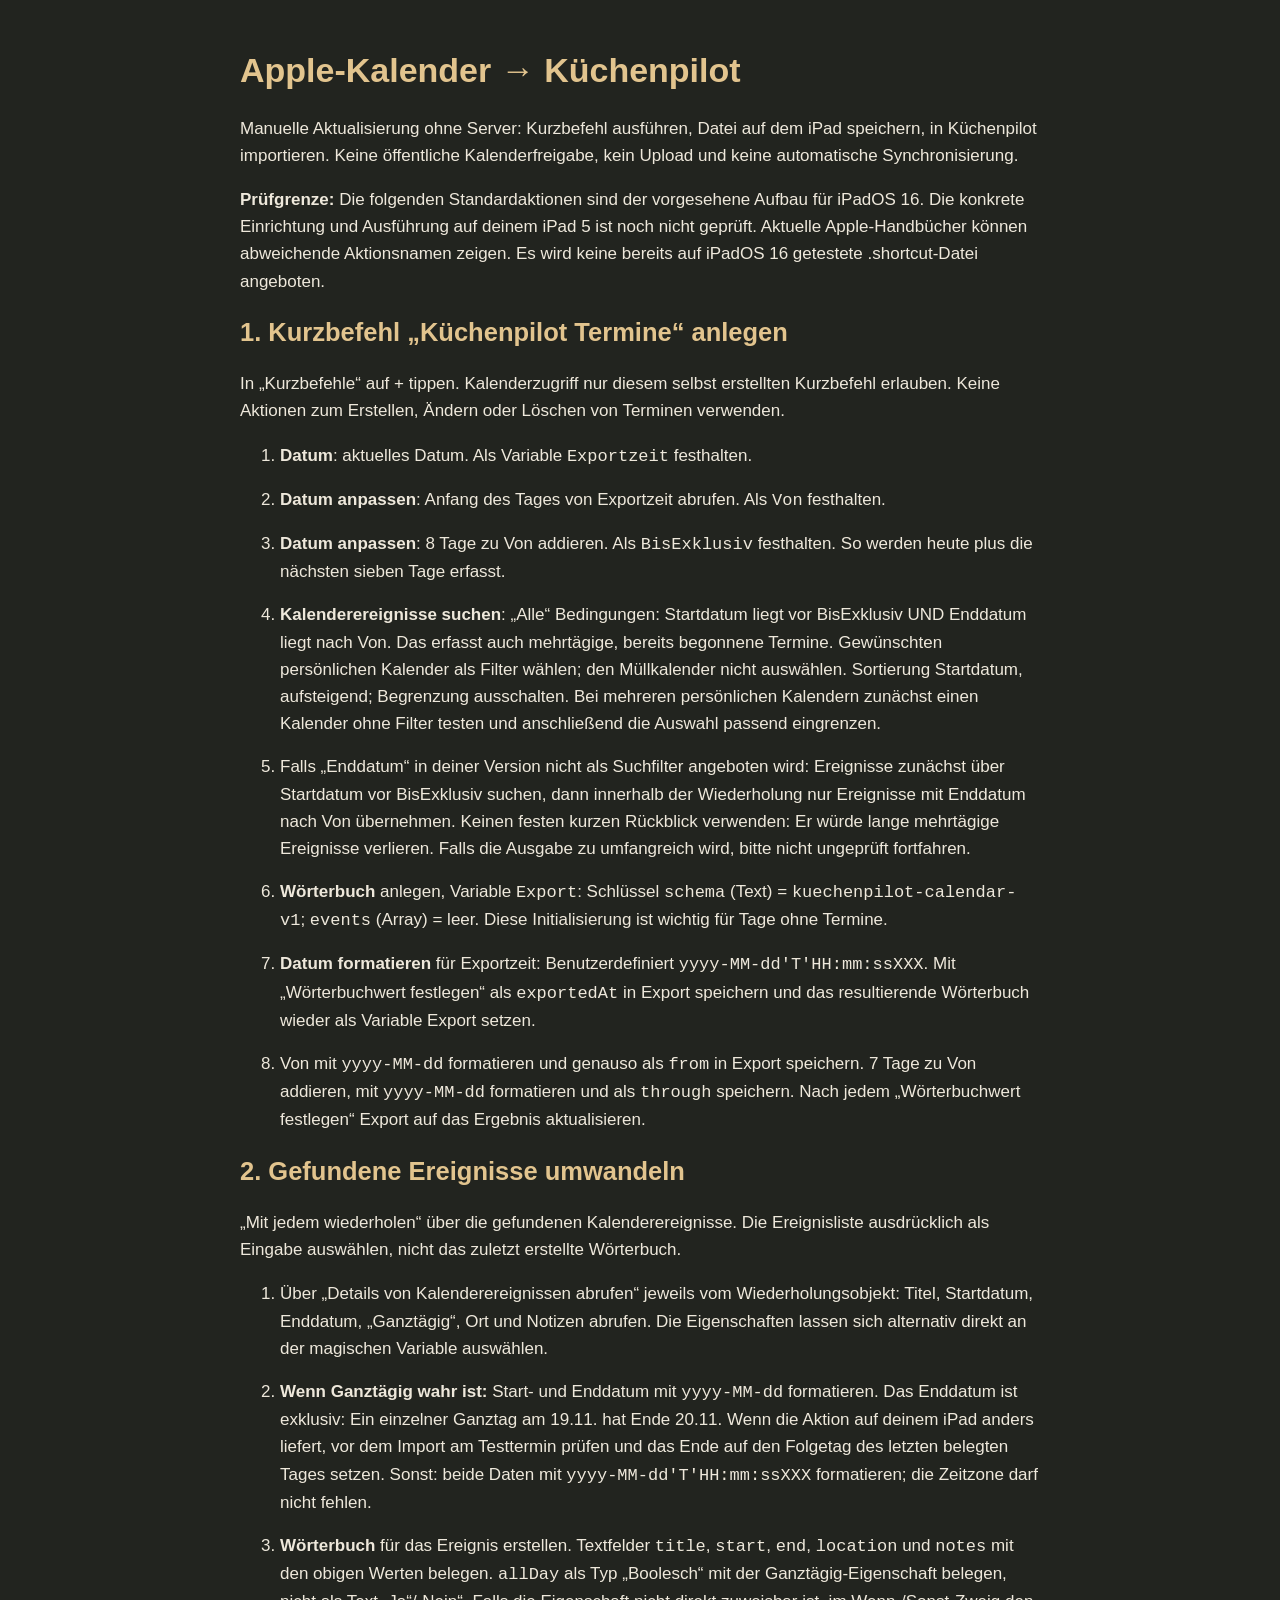
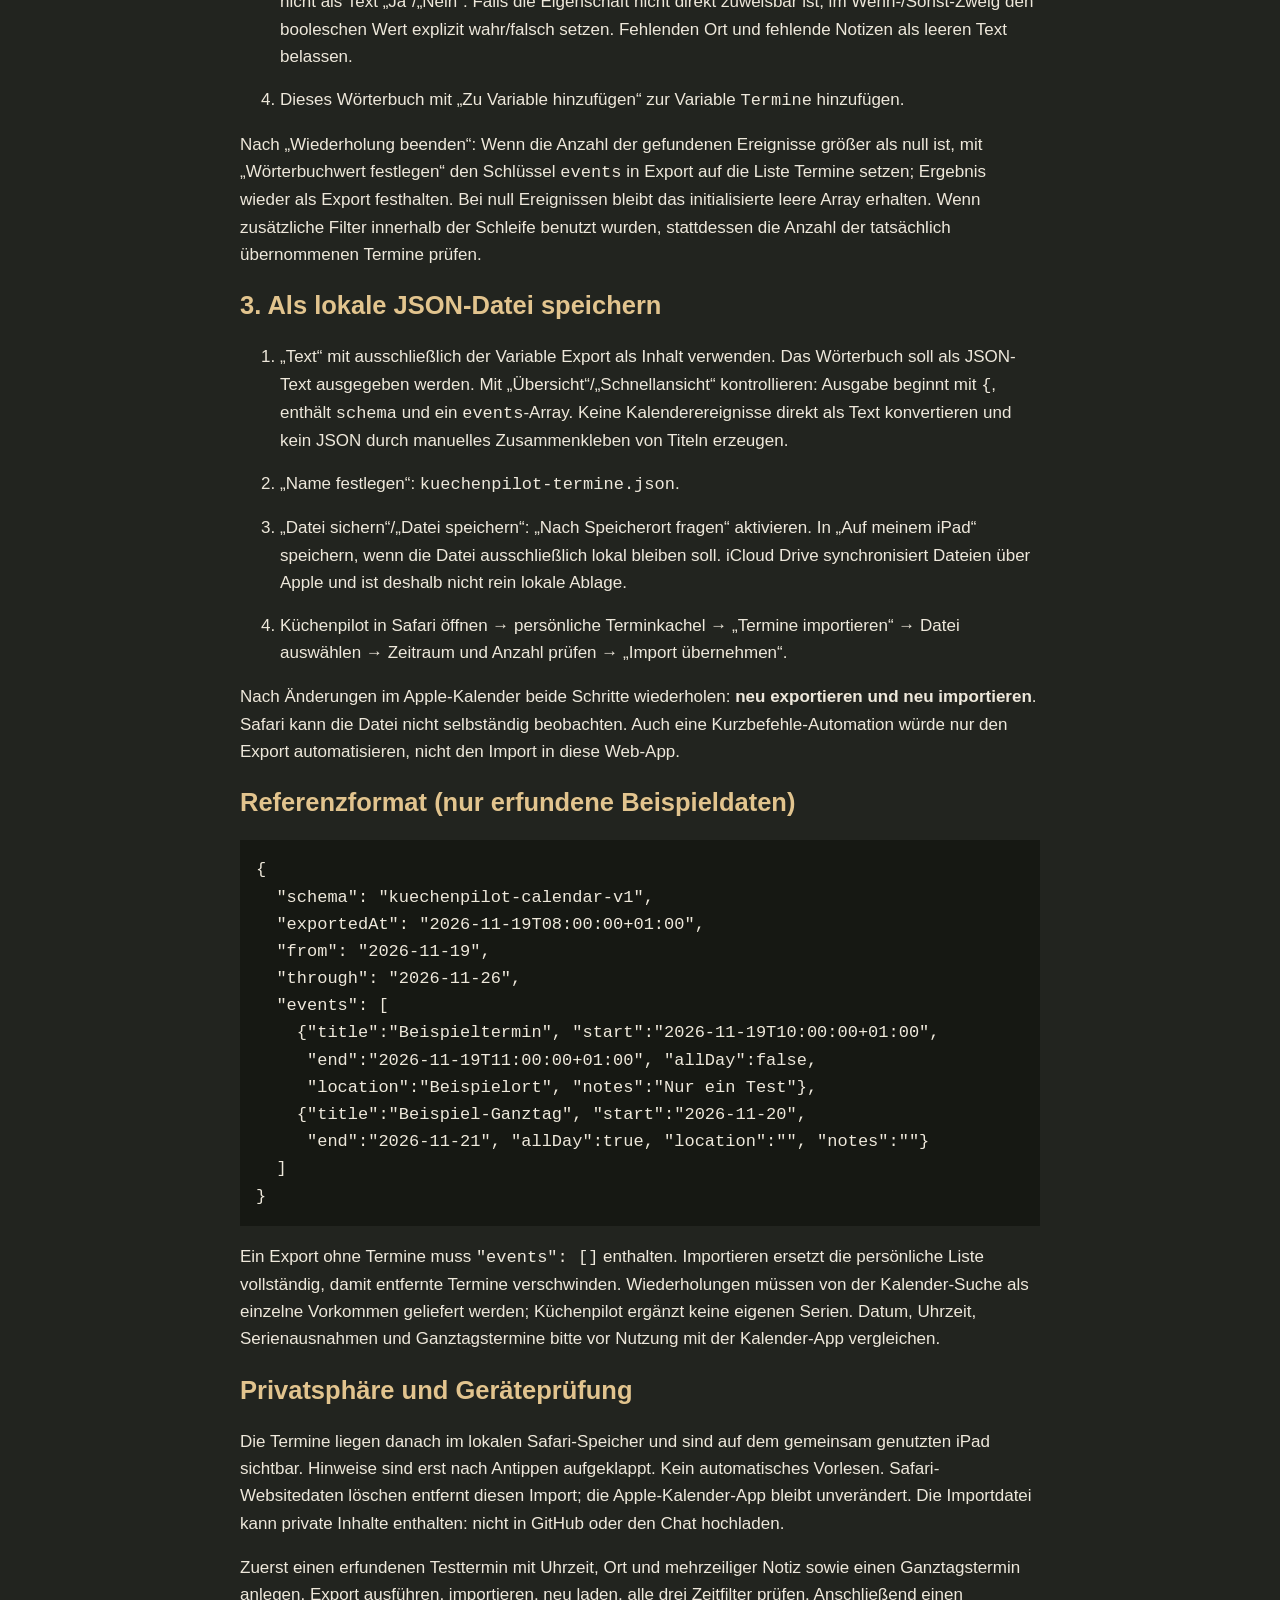
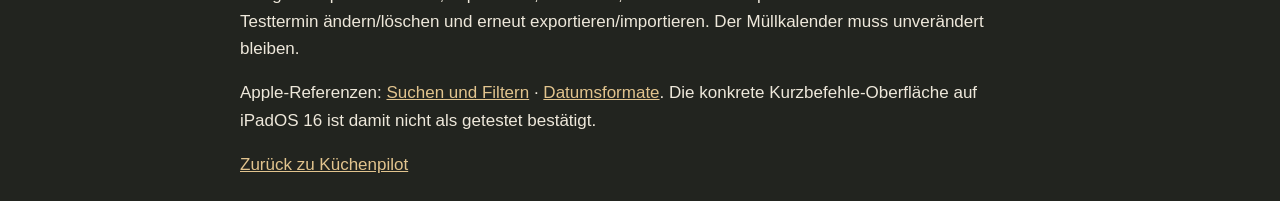
<file: APPLE_KALENDER.html>
<!doctype html><html lang="de"><meta charset="utf-8"><meta name="viewport" content="width=device-width,initial-scale=1"><title>Apple-Kalender · Küchenpilot</title><style>body{background:#22241f;color:#eee8db;font:17px/1.6 -apple-system,sans-serif;max-width:800px;margin:auto;padding:25px}a{color:#e2c48e}h1,h2{color:#e2c48e;line-height:1.3}li{margin:16px 0}pre{overflow:auto;background:#161813;padding:16px}code{overflow-wrap:anywhere}</style><main><h1>Apple-Kalender → Küchenpilot</h1>
<p>Manuelle Aktualisierung ohne Server: Kurzbefehl ausführen, Datei auf dem iPad speichern, in Küchenpilot importieren. Keine öffentliche Kalenderfreigabe, kein Upload und keine automatische Synchronisierung.</p>
<p><strong>Prüfgrenze:</strong> Die folgenden Standardaktionen sind der vorgesehene Aufbau für iPadOS 16. Die konkrete Einrichtung und Ausführung auf deinem iPad 5 ist noch nicht geprüft. Aktuelle Apple-Handbücher können abweichende Aktionsnamen zeigen. Es wird keine bereits auf iPadOS 16 getestete .shortcut-Datei angeboten.</p>
<h2>1. Kurzbefehl „Küchenpilot Termine“ anlegen</h2>
<p>In „Kurzbefehle“ auf + tippen. Kalenderzugriff nur diesem selbst erstellten Kurzbefehl erlauben. Keine Aktionen zum Erstellen, Ändern oder Löschen von Terminen verwenden.</p>
<ol>
<li><strong>Datum</strong>: aktuelles Datum. Als Variable <code>Exportzeit</code> festhalten.</li>
<li><strong>Datum anpassen</strong>: Anfang des Tages von Exportzeit abrufen. Als <code>Von</code> festhalten.</li>
<li><strong>Datum anpassen</strong>: 8 Tage zu Von addieren. Als <code>BisExklusiv</code> festhalten. So werden heute plus die nächsten sieben Tage erfasst.</li>
<li><strong>Kalenderereignisse suchen</strong>: „Alle“ Bedingungen: Startdatum liegt vor BisExklusiv UND Enddatum liegt nach Von. Das erfasst auch mehrtägige, bereits begonnene Termine. Gewünschten persönlichen Kalender als Filter wählen; den Müllkalender nicht auswählen. Sortierung Startdatum, aufsteigend; Begrenzung ausschalten. Bei mehreren persönlichen Kalendern zunächst einen Kalender ohne Filter testen und anschließend die Auswahl passend eingrenzen.</li>
<li>Falls „Enddatum“ in deiner Version nicht als Suchfilter angeboten wird: Ereignisse zunächst über Startdatum vor BisExklusiv suchen, dann innerhalb der Wiederholung nur Ereignisse mit Enddatum nach Von übernehmen. Keinen festen kurzen Rückblick verwenden: Er würde lange mehrtägige Ereignisse verlieren. Falls die Ausgabe zu umfangreich wird, bitte nicht ungeprüft fortfahren.</li>
<li><strong>Wörterbuch</strong> anlegen, Variable <code>Export</code>: Schlüssel <code>schema</code> (Text) = <code>kuechenpilot-calendar-v1</code>; <code>events</code> (Array) = leer. Diese Initialisierung ist wichtig für Tage ohne Termine.</li>
<li><strong>Datum formatieren</strong> für Exportzeit: Benutzerdefiniert <code>yyyy-MM-dd'T'HH:mm:ssXXX</code>. Mit „Wörterbuchwert festlegen“ als <code>exportedAt</code> in Export speichern und das resultierende Wörterbuch wieder als Variable Export setzen.</li>
<li>Von mit <code>yyyy-MM-dd</code> formatieren und genauso als <code>from</code> in Export speichern. 7 Tage zu Von addieren, mit <code>yyyy-MM-dd</code> formatieren und als <code>through</code> speichern. Nach jedem „Wörterbuchwert festlegen“ Export auf das Ergebnis aktualisieren.</li>
</ol>
<h2>2. Gefundene Ereignisse umwandeln</h2>
<p>„Mit jedem wiederholen“ über die gefundenen Kalenderereignisse. Die Ereignisliste ausdrücklich als Eingabe auswählen, nicht das zuletzt erstellte Wörterbuch.</p>
<ol>
<li>Über „Details von Kalenderereignissen abrufen“ jeweils vom Wiederholungsobjekt: Titel, Startdatum, Enddatum, „Ganztägig“, Ort und Notizen abrufen. Die Eigenschaften lassen sich alternativ direkt an der magischen Variable auswählen.</li>
<li><strong>Wenn Ganztägig wahr ist:</strong> Start- und Enddatum mit <code>yyyy-MM-dd</code> formatieren. Das Enddatum ist exklusiv: Ein einzelner Ganztag am 19.11. hat Ende 20.11. Wenn die Aktion auf deinem iPad anders liefert, vor dem Import am Testtermin prüfen und das Ende auf den Folgetag des letzten belegten Tages setzen. Sonst: beide Daten mit <code>yyyy-MM-dd'T'HH:mm:ssXXX</code> formatieren; die Zeitzone darf nicht fehlen.</li>
<li><strong>Wörterbuch</strong> für das Ereignis erstellen. Textfelder <code>title</code>, <code>start</code>, <code>end</code>, <code>location</code> und <code>notes</code> mit den obigen Werten belegen. <code>allDay</code> als Typ „Boolesch“ mit der Ganztägig-Eigenschaft belegen, nicht als Text „Ja“/„Nein“. Falls die Eigenschaft nicht direkt zuweisbar ist, im Wenn-/Sonst-Zweig den booleschen Wert explizit wahr/falsch setzen. Fehlenden Ort und fehlende Notizen als leeren Text belassen.</li>
<li>Dieses Wörterbuch mit „Zu Variable hinzufügen“ zur Variable <code>Termine</code> hinzufügen.</li>
</ol>
<p>Nach „Wiederholung beenden“: Wenn die Anzahl der gefundenen Ereignisse größer als null ist, mit „Wörterbuchwert festlegen“ den Schlüssel <code>events</code> in Export auf die Liste Termine setzen; Ergebnis wieder als Export festhalten. Bei null Ereignissen bleibt das initialisierte leere Array erhalten. Wenn zusätzliche Filter innerhalb der Schleife benutzt wurden, stattdessen die Anzahl der tatsächlich übernommenen Termine prüfen.</p>
<h2>3. Als lokale JSON-Datei speichern</h2>
<ol>
<li>„Text“ mit ausschließlich der Variable Export als Inhalt verwenden. Das Wörterbuch soll als JSON-Text ausgegeben werden. Mit „Übersicht“/„Schnellansicht“ kontrollieren: Ausgabe beginnt mit <code>{</code>, enthält <code>schema</code> und ein <code>events</code>-Array. Keine Kalenderereignisse direkt als Text konvertieren und kein JSON durch manuelles Zusammenkleben von Titeln erzeugen.</li>
<li>„Name festlegen“: <code>kuechenpilot-termine.json</code>.</li>
<li>„Datei sichern“/„Datei speichern“: „Nach Speicherort fragen“ aktivieren. In „Auf meinem iPad“ speichern, wenn die Datei ausschließlich lokal bleiben soll. iCloud Drive synchronisiert Dateien über Apple und ist deshalb nicht rein lokale Ablage.</li>
<li>Küchenpilot in Safari öffnen → persönliche Terminkachel → „Termine importieren“ → Datei auswählen → Zeitraum und Anzahl prüfen → „Import übernehmen“.</li>
</ol>
<p>Nach Änderungen im Apple-Kalender beide Schritte wiederholen: <strong>neu exportieren und neu importieren</strong>. Safari kann die Datei nicht selbständig beobachten. Auch eine Kurzbefehle-Automation würde nur den Export automatisieren, nicht den Import in diese Web-App.</p>
<h2>Referenzformat (nur erfundene Beispieldaten)</h2>
<pre>{
  "schema": "kuechenpilot-calendar-v1",
  "exportedAt": "2026-11-19T08:00:00+01:00",
  "from": "2026-11-19",
  "through": "2026-11-26",
  "events": [
    {"title":"Beispieltermin", "start":"2026-11-19T10:00:00+01:00",
     "end":"2026-11-19T11:00:00+01:00", "allDay":false,
     "location":"Beispielort", "notes":"Nur ein Test"},
    {"title":"Beispiel-Ganztag", "start":"2026-11-20",
     "end":"2026-11-21", "allDay":true, "location":"", "notes":""}
  ]
}</pre>
<p>Ein Export ohne Termine muss <code>"events": []</code> enthalten. Importieren ersetzt die persönliche Liste vollständig, damit entfernte Termine verschwinden. Wiederholungen müssen von der Kalender-Suche als einzelne Vorkommen geliefert werden; Küchenpilot ergänzt keine eigenen Serien. Datum, Uhrzeit, Serienausnahmen und Ganztagstermine bitte vor Nutzung mit der Kalender-App vergleichen.</p>
<h2>Privatsphäre und Geräteprüfung</h2>
<p>Die Termine liegen danach im lokalen Safari-Speicher und sind auf dem gemeinsam genutzten iPad sichtbar. Hinweise sind erst nach Antippen aufgeklappt. Kein automatisches Vorlesen. Safari-Websitedaten löschen entfernt diesen Import; die Apple-Kalender-App bleibt unverändert. Die Importdatei kann private Inhalte enthalten: nicht in GitHub oder den Chat hochladen.</p>
<p>Zuerst einen erfundenen Testtermin mit Uhrzeit, Ort und mehrzeiliger Notiz sowie einen Ganztagstermin anlegen. Export ausführen, importieren, neu laden, alle drei Zeitfilter prüfen. Anschließend einen Testtermin ändern/löschen und erneut exportieren/importieren. Der Müllkalender muss unverändert bleiben.</p>
<p>Apple-Referenzen: <a href="https://support.apple.com/de-de/guide/shortcuts/apd3c845e881/ios">Suchen und Filtern</a> · <a href="https://support.apple.com/guide/shortcuts/custom-date-formats-apd8d9b19184/ios">Datumsformate</a>. Die konkrete Kurzbefehle-Oberfläche auf iPadOS 16 ist damit nicht als getestet bestätigt.</p>
<p><a href="index.html#morgen">Zurück zu Küchenpilot</a></p>
</main></html>
</file>
